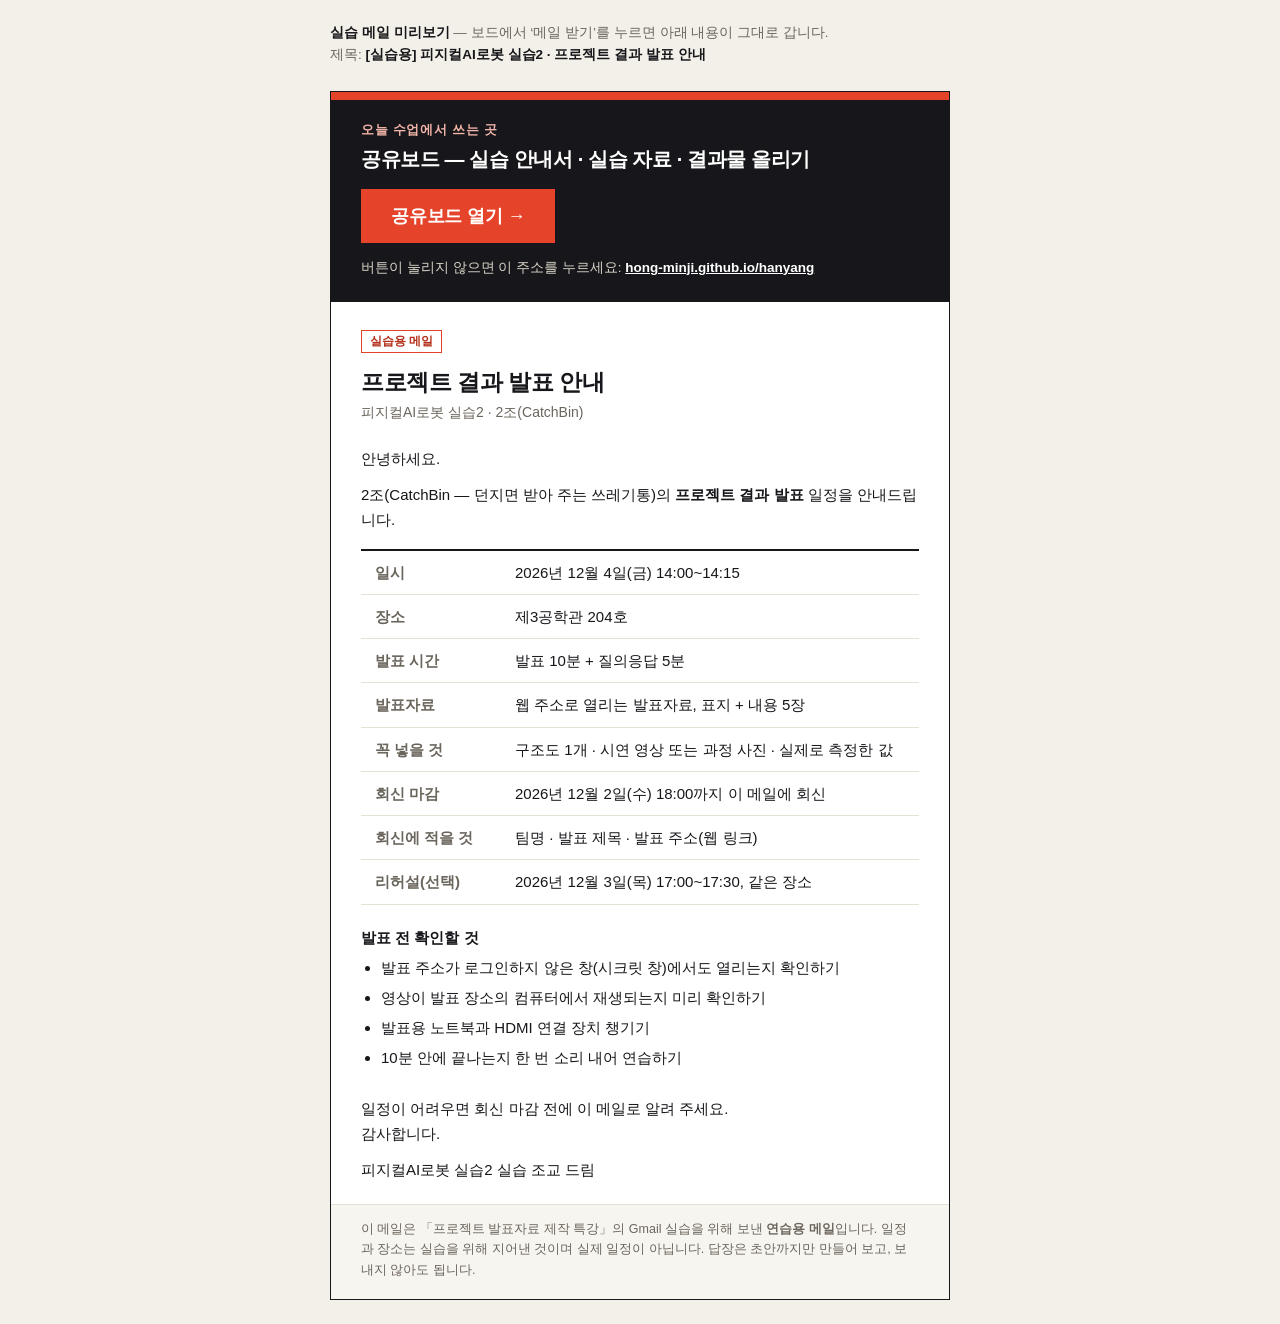
<file: mail-preview.html>
<!doctype html>
<html lang="ko">
<head>
<meta charset="utf-8">
<meta name="viewport" content="width=device-width, initial-scale=1">
<title>실습 메일 미리보기</title>
</head>
<body style="margin:0;background:#F3F0E9;">
<div style="max-width:620px;margin:0 auto;padding:22px 12px 0;font-family:'Apple SD Gothic Neo','Malgun Gothic',sans-serif;font-size:13.5px;line-height:1.65;color:#6B665D;"><b style="color:#17161A;">실습 메일 미리보기</b> — 보드에서 ‘메일 받기’를 누르면 아래 내용이 그대로 갑니다.<br>제목: <b style="color:#17161A;">[실습용] 피지컬AI로봇 실습2 · 프로젝트 결과 발표 안내</b></div>
<div style="margin:0;padding:24px 12px;background:#F3F0E9;font-family:'Apple SD Gothic Neo','Malgun Gothic','Noto Sans KR',sans-serif;"><div style="display:none;max-height:0;overflow:hidden;opacity:0;">12월 4일(금) 14:00 발표, 12월 2일(수) 18:00까지 발표 주소 회신</div><table role="presentation" cellpadding="0" cellspacing="0" width="100%" style="max-width:620px;margin:0 auto;background:#FFFFFF;border:1px solid #17161A;"><tr><td style="padding:0;height:8px;background:#E5432A;font-size:0;line-height:0;">&nbsp;</td></tr><tr><td style="padding:22px 30px 24px;background:#17161A;"><p style="margin:0 0 6px;font-size:12.5px;font-weight:700;letter-spacing:0.06em;color:#F3B5A9;">오늘 수업에서 쓰는 곳</p><p style="margin:0 0 16px;font-size:20px;line-height:1.4;font-weight:800;color:#FFFFFF;letter-spacing:-0.02em;">공유보드 — 실습 안내서 · 실습 자료 · 결과물 올리기</p><table role="presentation" cellpadding="0" cellspacing="0"><tr><td style="background:#E5432A;"><a href="https://hong-minji.github.io/hanyang/" target="_blank" style="display:inline-block;padding:15px 30px;font-size:18px;font-weight:800;color:#FFFFFF;text-decoration:none;letter-spacing:-0.01em;">공유보드 열기 &rarr;</a></td></tr></table><p style="margin:14px 0 0;font-size:13.5px;line-height:1.6;color:#D9D4C8;">버튼이 눌리지 않으면 이 주소를 누르세요: <a href="https://hong-minji.github.io/hanyang/" target="_blank" style="color:#FFFFFF;font-weight:700;text-decoration:underline;">hong-minji.github.io/hanyang</a></p></td></tr><tr><td style="padding:28px 30px 8px;"><div style="display:inline-block;border:1px solid #E5432A;color:#B4301A;font-size:12px;font-weight:700;padding:2px 8px;">실습용 메일</div><h1 style="margin:14px 0 6px;font-size:23px;line-height:1.35;color:#17161A;letter-spacing:-0.02em;">프로젝트 결과 발표 안내</h1><p style="margin:0;font-size:14px;color:#6B665D;">피지컬AI로봇 실습2 · 2조(CatchBin)</p></td></tr><tr><td style="padding:16px 30px 4px;"><p style="margin:0 0 10px;font-size:15px;line-height:1.7;color:#17161A;">안녕하세요.</p><p style="margin:0 0 16px;font-size:15px;line-height:1.7;color:#17161A;">2조(CatchBin — 던지면 받아 주는 쓰레기통)의 <b>프로젝트 결과 발표</b> 일정을 안내드립니다.</p><table role="presentation" cellpadding="0" cellspacing="0" width="100%" style="border-top:2px solid #17161A;"><tr><td style="padding:10px 14px;border-bottom:1px solid #E6E1D6;font-size:15px;line-height:1.55;vertical-align:top;width:112px;color:#6B665D;font-weight:700;white-space:nowrap;">일시</td><td style="padding:10px 14px;border-bottom:1px solid #E6E1D6;font-size:15px;line-height:1.55;vertical-align:top;color:#17161A;">2026년 12월 4일(금) 14:00~14:15</td></tr><tr><td style="padding:10px 14px;border-bottom:1px solid #E6E1D6;font-size:15px;line-height:1.55;vertical-align:top;width:112px;color:#6B665D;font-weight:700;white-space:nowrap;">장소</td><td style="padding:10px 14px;border-bottom:1px solid #E6E1D6;font-size:15px;line-height:1.55;vertical-align:top;color:#17161A;">제3공학관 204호</td></tr><tr><td style="padding:10px 14px;border-bottom:1px solid #E6E1D6;font-size:15px;line-height:1.55;vertical-align:top;width:112px;color:#6B665D;font-weight:700;white-space:nowrap;">발표 시간</td><td style="padding:10px 14px;border-bottom:1px solid #E6E1D6;font-size:15px;line-height:1.55;vertical-align:top;color:#17161A;">발표 10분 + 질의응답 5분</td></tr><tr><td style="padding:10px 14px;border-bottom:1px solid #E6E1D6;font-size:15px;line-height:1.55;vertical-align:top;width:112px;color:#6B665D;font-weight:700;white-space:nowrap;">발표자료</td><td style="padding:10px 14px;border-bottom:1px solid #E6E1D6;font-size:15px;line-height:1.55;vertical-align:top;color:#17161A;">웹 주소로 열리는 발표자료, 표지 + 내용 5장</td></tr><tr><td style="padding:10px 14px;border-bottom:1px solid #E6E1D6;font-size:15px;line-height:1.55;vertical-align:top;width:112px;color:#6B665D;font-weight:700;white-space:nowrap;">꼭 넣을 것</td><td style="padding:10px 14px;border-bottom:1px solid #E6E1D6;font-size:15px;line-height:1.55;vertical-align:top;color:#17161A;">구조도 1개 · 시연 영상 또는 과정 사진 · 실제로 측정한 값</td></tr><tr><td style="padding:10px 14px;border-bottom:1px solid #E6E1D6;font-size:15px;line-height:1.55;vertical-align:top;width:112px;color:#6B665D;font-weight:700;white-space:nowrap;">회신 마감</td><td style="padding:10px 14px;border-bottom:1px solid #E6E1D6;font-size:15px;line-height:1.55;vertical-align:top;color:#17161A;">2026년 12월 2일(수) 18:00까지 이 메일에 회신</td></tr><tr><td style="padding:10px 14px;border-bottom:1px solid #E6E1D6;font-size:15px;line-height:1.55;vertical-align:top;width:112px;color:#6B665D;font-weight:700;white-space:nowrap;">회신에 적을 것</td><td style="padding:10px 14px;border-bottom:1px solid #E6E1D6;font-size:15px;line-height:1.55;vertical-align:top;color:#17161A;">팀명 · 발표 제목 · 발표 주소(웹 링크)</td></tr><tr><td style="padding:10px 14px;border-bottom:1px solid #E6E1D6;font-size:15px;line-height:1.55;vertical-align:top;width:112px;color:#6B665D;font-weight:700;white-space:nowrap;">리허설(선택)</td><td style="padding:10px 14px;border-bottom:1px solid #E6E1D6;font-size:15px;line-height:1.55;vertical-align:top;color:#17161A;">2026년 12월 3일(목) 17:00~17:30, 같은 장소</td></tr></table></td></tr><tr><td style="padding:20px 30px 6px;"><p style="margin:0 0 8px;font-size:15px;font-weight:700;color:#17161A;">발표 전 확인할 것</p><ul style="margin:0;padding-left:20px;"><li style="margin:0 0 6px;font-size:15px;line-height:1.6;color:#17161A;">발표 주소가 로그인하지 않은 창(시크릿 창)에서도 열리는지 확인하기</li><li style="margin:0 0 6px;font-size:15px;line-height:1.6;color:#17161A;">영상이 발표 장소의 컴퓨터에서 재생되는지 미리 확인하기</li><li style="margin:0 0 6px;font-size:15px;line-height:1.6;color:#17161A;">발표용 노트북과 HDMI 연결 장치 챙기기</li><li style="margin:0 0 6px;font-size:15px;line-height:1.6;color:#17161A;">10분 안에 끝나는지 한 번 소리 내어 연습하기</li></ul></td></tr><tr><td style="padding:14px 30px 24px;"><p style="margin:0 0 4px;font-size:15px;line-height:1.7;color:#17161A;">일정이 어려우면 회신 마감 전에 이 메일로 알려 주세요.<br>감사합니다.</p><p style="margin:14px 0 0;font-size:15px;color:#17161A;">피지컬AI로봇 실습2 실습 조교 드림</p></td></tr><tr><td style="padding:14px 30px 18px;background:#F7F5EF;border-top:1px solid #E6E1D6;"><p style="margin:0;font-size:12.5px;line-height:1.65;color:#6B665D;">이 메일은 「프로젝트 발표자료 제작 특강」의 Gmail 실습을 위해 보낸 <b>연습용 메일</b>입니다. 일정과 장소는 실습을 위해 지어낸 것이며 실제 일정이 아닙니다. 답장은 초안까지만 만들어 보고, 보내지 않아도 됩니다.</p></td></tr></table></div>
</body>
</html>
</file>
